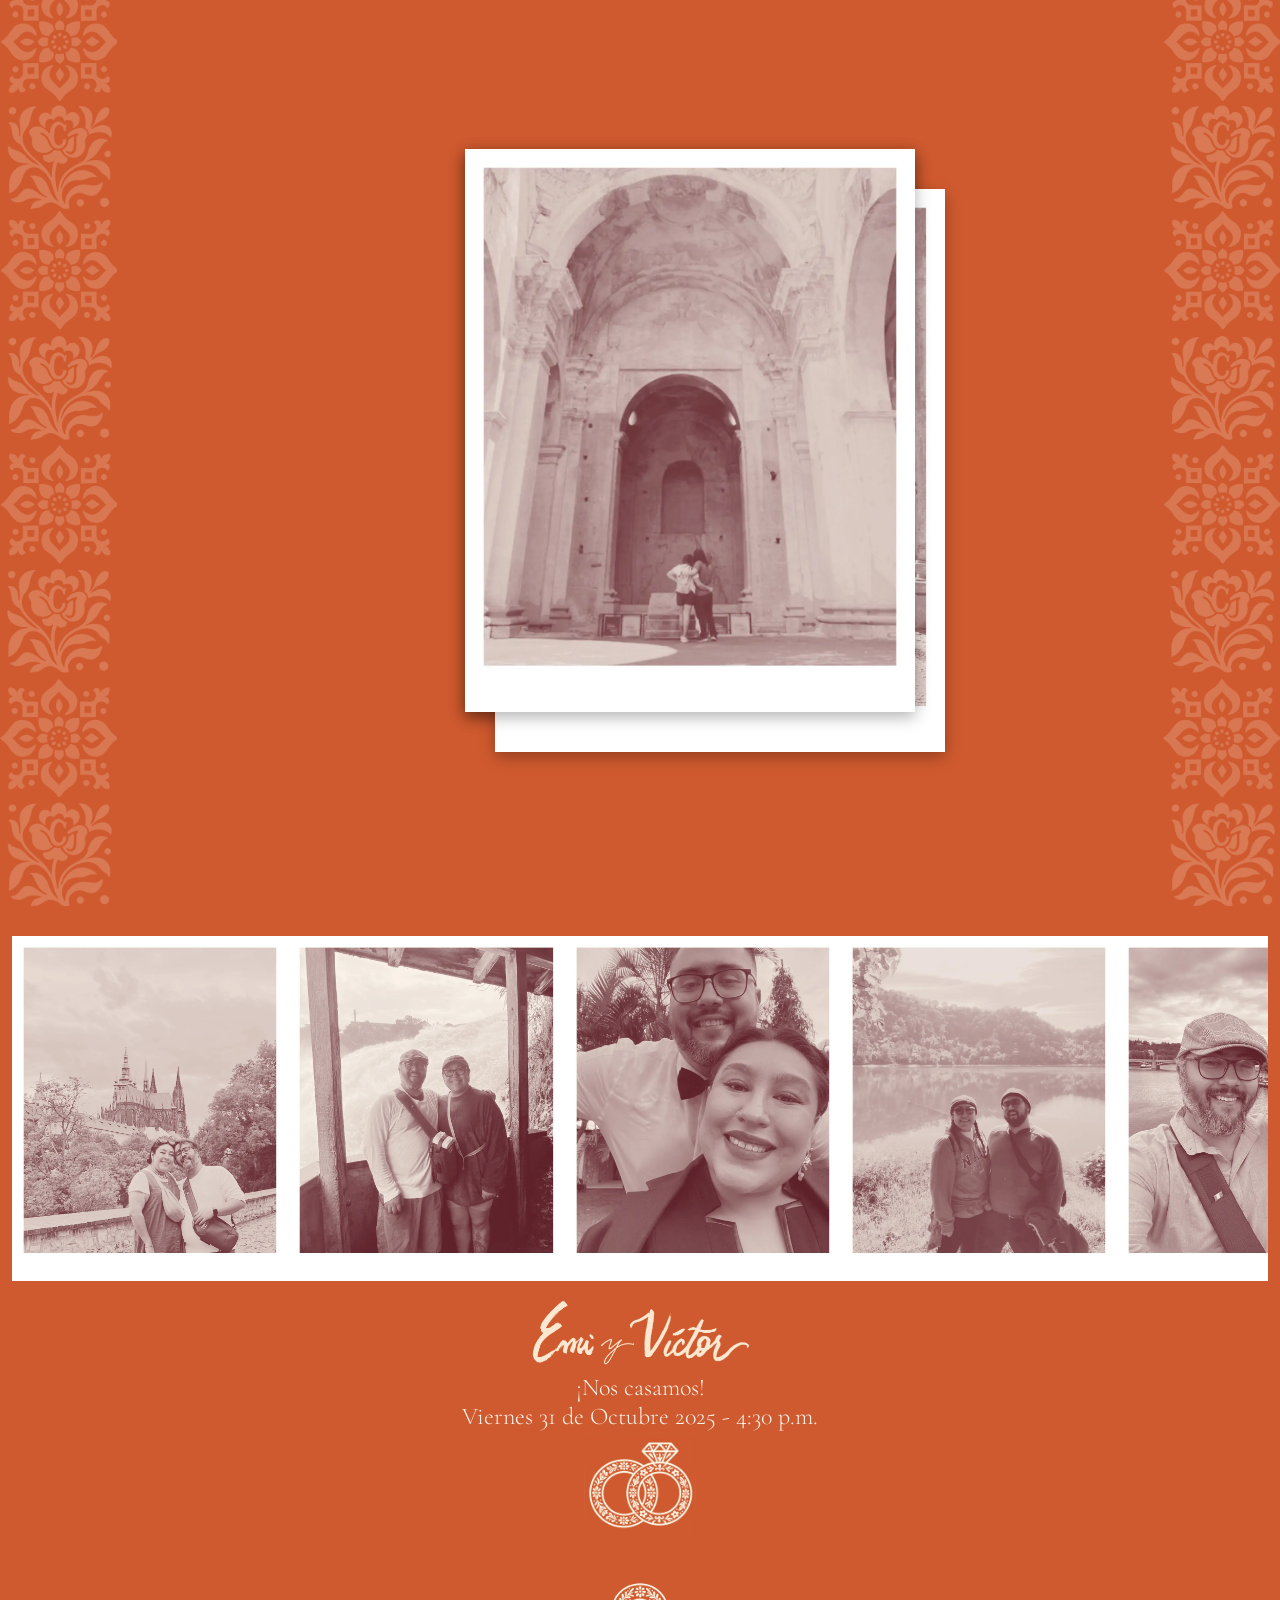
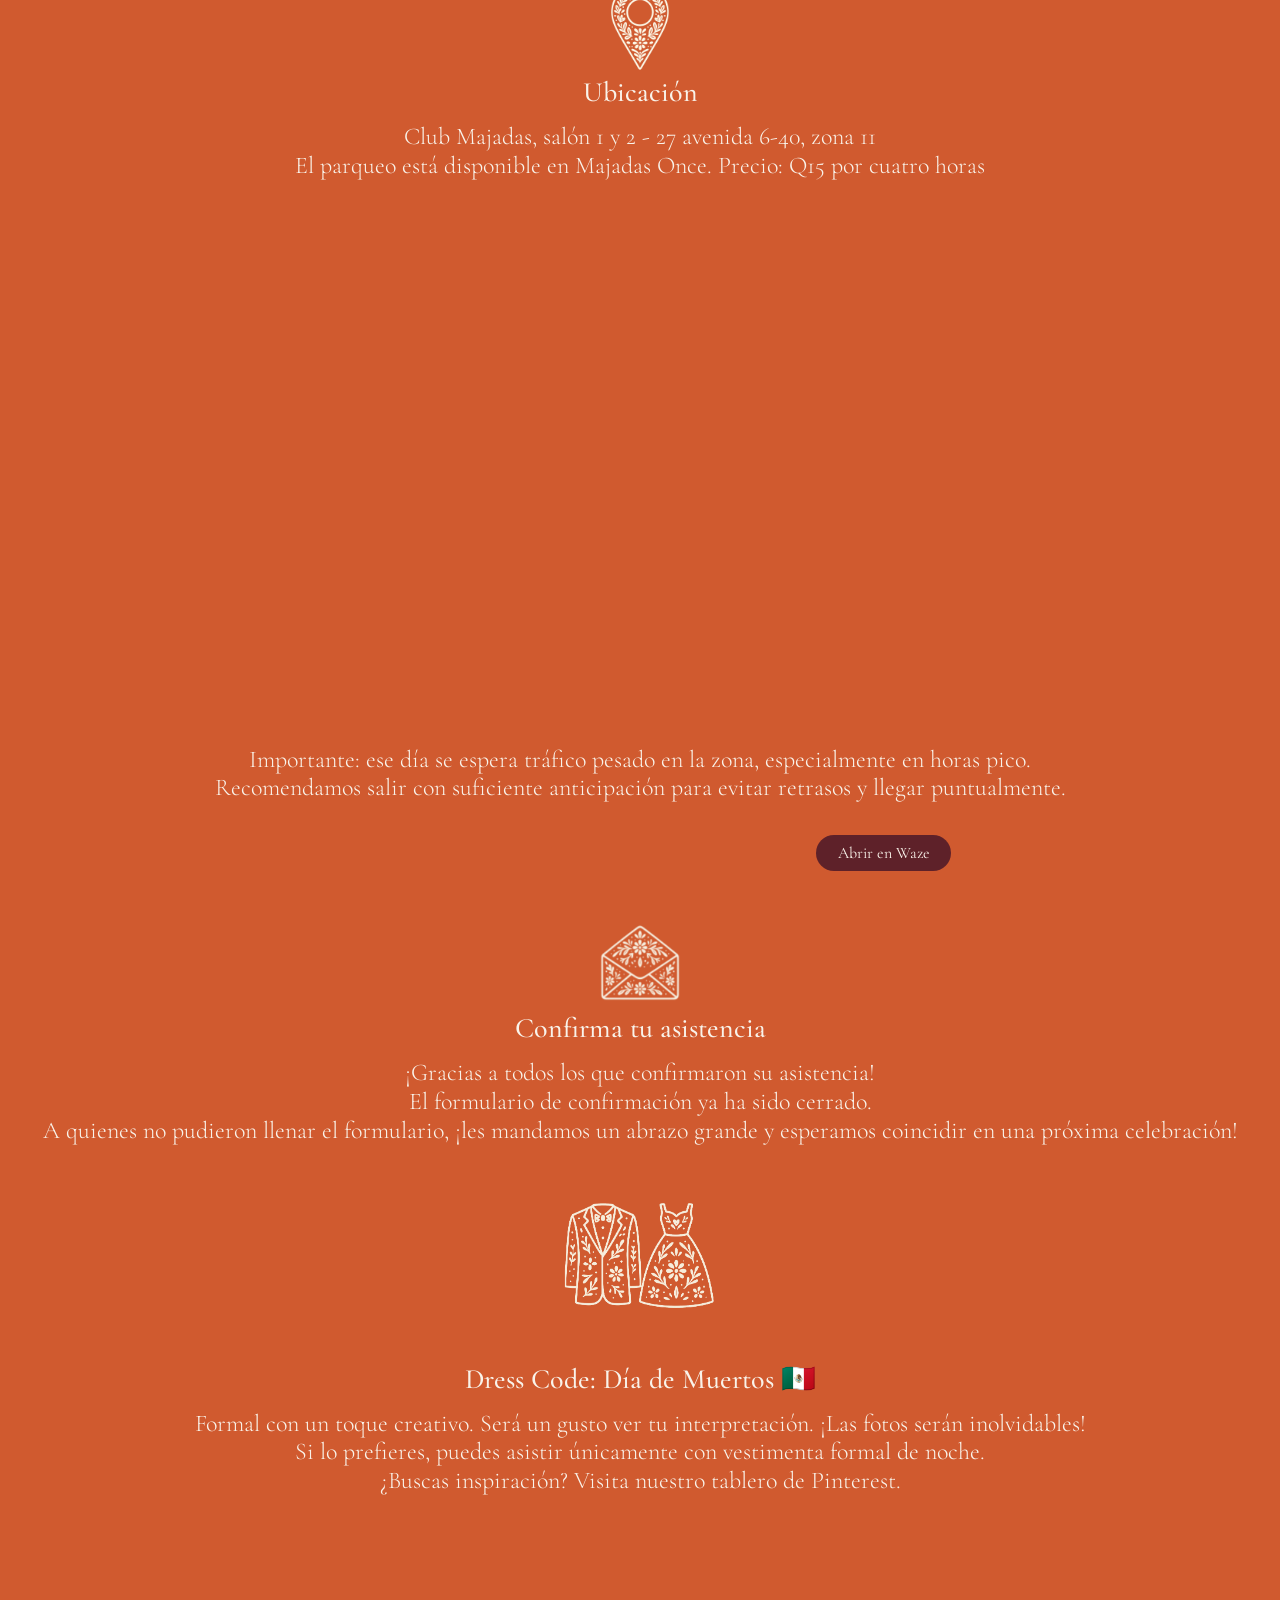
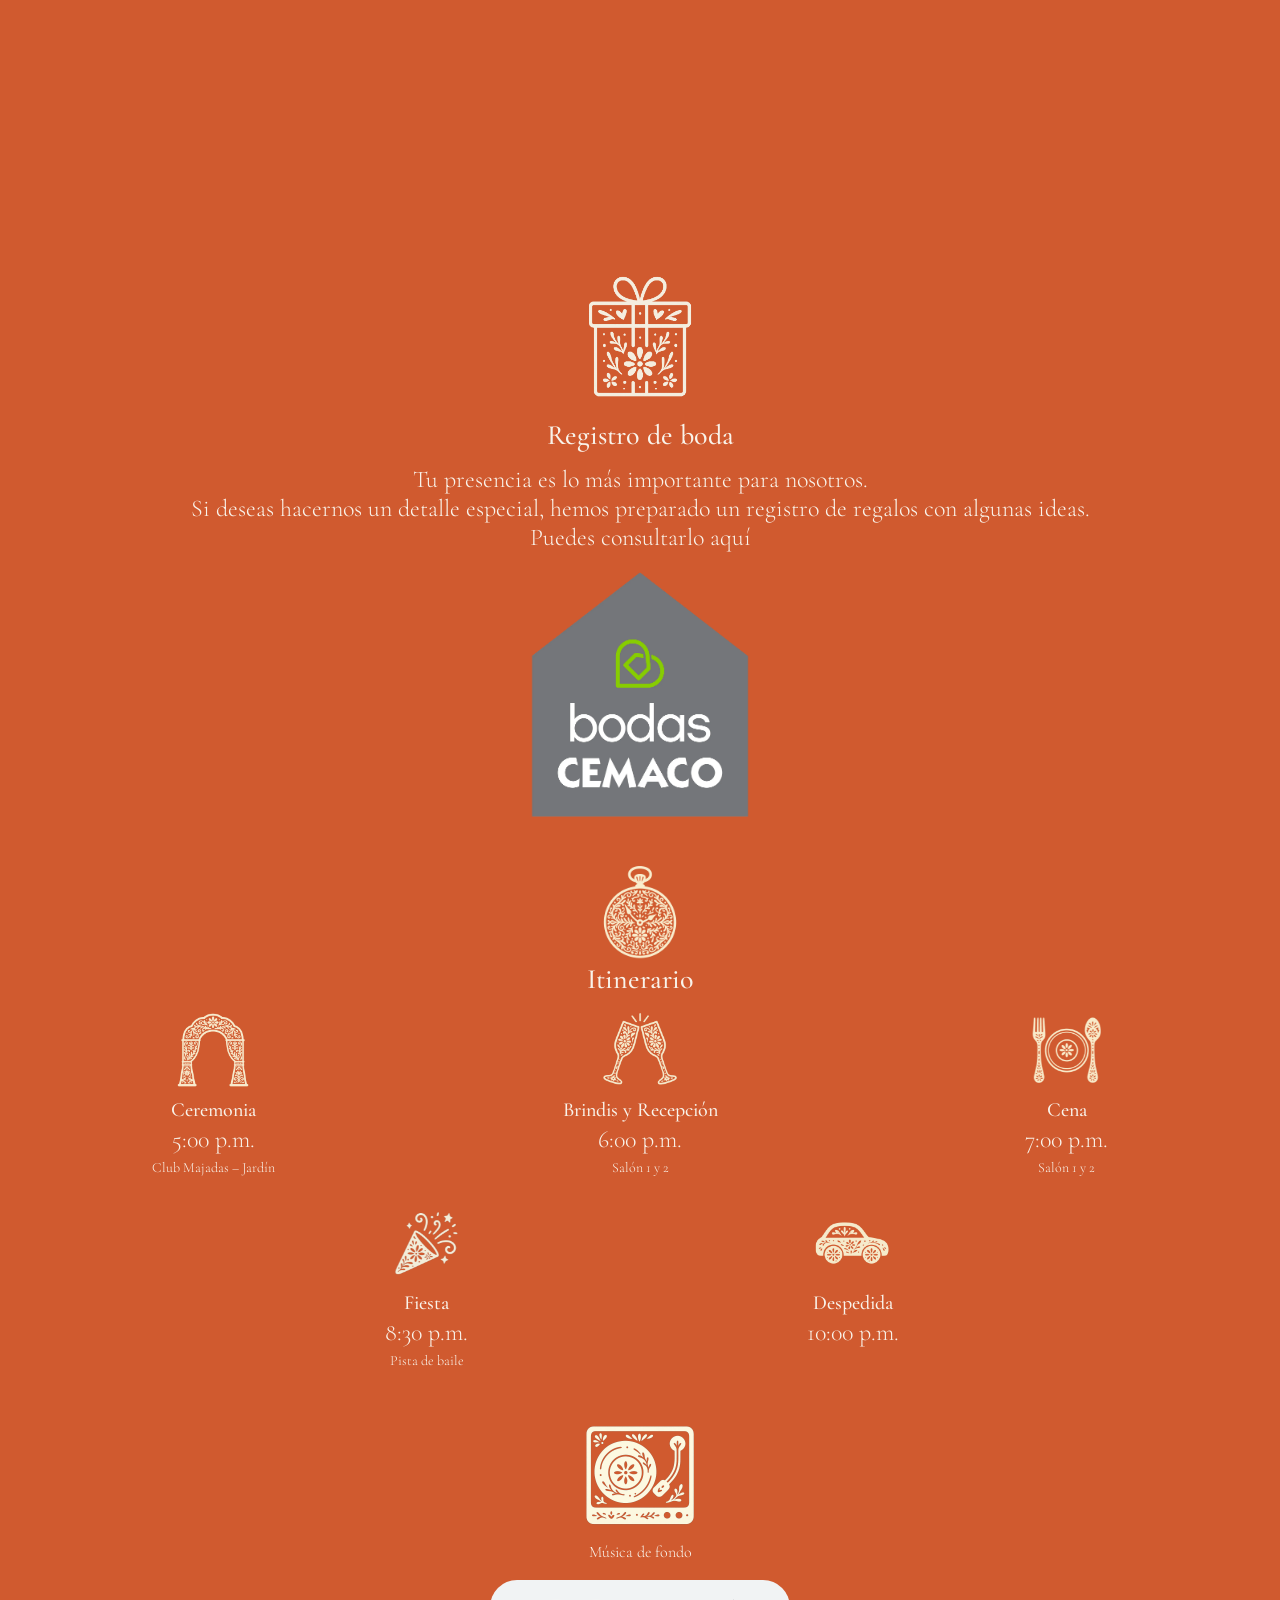
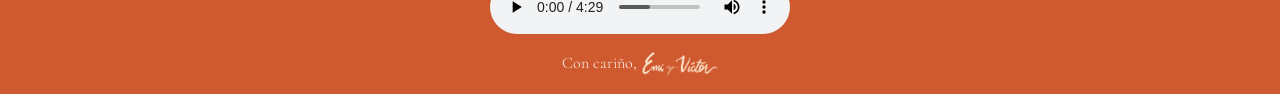
<file: index.html>
<!DOCTYPE html>
<html lang="es">
<head>
  <meta charset="UTF-8" />
  <meta name="viewport" content="width=device-width, initial-scale=1.0" />
  <title>Boda Carranza Jiménez</title>

  <!-- Bootstrap 5 CSS -->
  <link href="https://cdn.jsdelivr.net/npm/bootstrap@5.3.1/dist/css/bootstrap.min.css" rel="stylesheet">
  <link rel="stylesheet" href="format.css">

  <!-- Fonts -->
  <link rel="preconnect" href="https://fonts.googleapis.com">
  <link rel="preconnect" href="https://fonts.gstatic.com" crossorigin>
  <link href="https://fonts.googleapis.com/css2?family=Cormorant+Garamond:ital,wght@0,300..700;1,300..700&display=swap" rel="stylesheet">
  <link href="https://fonts.googleapis.com/css2?family=Playfair+Display:ital,wght@0,400..900;1,400..900&display=swap" rel="stylesheet">
</head>

<body>

  <img src="Fotos/talavera1-1.webp" loading="lazy" class="borde borde-izquierdo fixed-start">
  <img src="Fotos/talavera1-1.webp" loading="lazy" class="borde borde-derecho fixed-end">

 <!-- Bienvenida (antes <section>) -->
<div class="vh-100 d-flex justify-content-center align-items-center flex-column text-center section-alt">
  
  <!-- Contenedor para imágenes de bienvenida -->
  <div class="image-stack position-relative" style="width: 50vh; height: 50vh;">
    <img src="Fotos/img12-2.webp" loading="lazy" alt="Imagen 1" class="bienvenida-img position-absolute" style="top: 0; left: 50px; opacity: 0; animation: fadeInMove 1s forwards 0.5s;">
    <img src="Fotos/img16-2.webp" loading="lazy" alt="Imagen 2" class="bienvenida-img position-absolute" style="top: 40px; left: 80px; opacity: 0; animation: fadeInMove 1s forwards 1.5s;">
    <img src="Fotos/img18-2.webp" loading="lazy" alt="Imagen 3" class="bienvenida-img position-absolute" style="top: 0px; left: 50px; opacity: 0; animation: fadeInMove 1s forwards 2.5s;">
  
  </div>

  <!-- Botón de entrada -->
  <div class="text-center entry">
    <a href="#principal" id="btnEntrar" class="btn btn-light mt-4" style="opacity: 0; pointer-events: none; transition: opacity 1s;">
      Entrar
    </a>
  </div>

</div>

        <!-- Contenedor del slider con posición relativa -->
<div class="container-fluid section-full section-alt text-center section-alt" id="principal">        
    <div class="slider-wrapper position-relative">

        <!-- Tu contador (centrado y por encima) -->
        <div class="countdown-container position-absolute w-100 text-center">
        <div id="countdown">
            <div class="countdown-time d-flex justify-content-center flex-wrap">
            <div class="time-segment">
                <span id="days" class="main-label">00</span>
                <span class="label">Días</span> 
            </div>
            <div class="time-segment">
                <span id="hours" class="main-label">00</span>
                <span class="label">Horas</span>
            </div>
            <div class="time-segment">
                <span id="minutes" class="main-label">00</span>
                <span class="label">Minutos</span>
            </div>
            <div class="time-segment">
                <span id="seconds" class="main-label">00</span>
                <span class="label">Segundos</span>
            </div>
            </div>
        </div>
        </div>
  
    <!-- Tu slider debajo -->
      <!-- Slider -->
      <div class="slider-track d-flex flex-nowrap">
        <img class="photo-slider img-fluid" src="Fotos/img1-2.webp" loading="lazy" alt="Foto 1">
        <img class="photo-slider img-fluid" src="Fotos/img2-2.webp" loading="lazy" alt="Foto 2">
        <img class="photo-slider img-fluid" src="Fotos/img3-2.webp" loading="lazy" alt="Foto 3">
        <img class="photo-slider img-fluid" src="Fotos/img4-2.webp" loading="lazy" alt="Foto 4">
        <img class="photo-slider img-fluid" src="Fotos/img5-2.webp" loading="lazy" alt="Foto 5">
        <img class="photo-slider img-fluid" src="Fotos/img6-2.webp" loading="lazy" alt="Foto 6">
        <img class="photo-slider img-fluid" src="Fotos/img7-2.webp" loading="lazy" alt="Foto 7">
        <img class="photo-slider img-fluid" src="Fotos/img8-2.webp" loading="lazy" alt="Foto 8">
        <img class="photo-slider img-fluid" src="Fotos/img9-2.webp" loading="lazy" alt="Foto 9">
        <img class="photo-slider img-fluid" src="Fotos/img10-2.webp" loading="lazy" alt="Foto 10">
      </div>
    </div>
    <div class="container py-3">
    
      <!-- Encabezado -->
          
          <img class="name img-fluid" src="Fotos/name.png" loading="lazy" alt="nombres">
          <p class="mb-0">¡Nos casamos! <br>
          Viernes 31 de Octubre 2025 - 4:30 p.m.</p>
          <img class="name-icon img-fluid" src="Fotos/anillo.webp" loading="lazy" alt="Anillo">
    </div>
    
      <!-- Mapa -->
      <div class="container-fluid section-full section-alt text-center section-alt">
        <img class="ubicacion-icon img-fluid" src="Fotos/ubicacion.webp" loading="lazy" alt="Ubicación">
        <h3 class="title">Ubicación</h3>
        <p class="mapa-text">Club Majadas, salón 1 y 2 - 27 avenida 6-40, zona 11<br>
          El parqueo está disponible en Majadas Once. Precio: Q15 por cuatro horas</p>
        <div class="map-responsive ratio ratio-4x3 mx-auto">
            <iframe src="https://www.google.com/maps/embed?pb=!1m18!1m12!1m3!1d3860.6334268578526!2d-90.5626822897068!3d14.619946276544594!2m3!1f0!2f0!3f0!3m2!1i1024!2i768!4f13.1!3m3!1m2!1s0x8589a1ac4a4e8949%3A0xc08daa26fa8794a6!2sClub%20Majadas!5e0!3m2!1sen!2sgt!4v1752887139113!5m2!1sen!2sgt" width="600" height="450" style="border:0;" allowfullscreen="" loading="lazy" referrerpolicy="no-referrer-when-downgrade"></iframe>
        </div>
        <br>
        <p class="mapa-text"> Importante: ese día se espera tráfico pesado en la zona, especialmente en horas pico.<br>
        Recomendamos salir con suficiente anticipación para evitar retrasos y llegar puntualmente.</p>
        <a href="https://waze.com/ul?ll=14.619,-90.561&navigate=yes" target="_blank" class="btn btn-primary mt-3">Abrir en Waze</a>
      </div>
    
      <!-- RSVP -->
      <div class="container-fluid section-full section-alt text-center section-alt">
        <img class="rsvp-icon img-fluid" src="Fotos/confirmacion.webp" loading="lazy" alt="RSVP">
        <h3 class="title">Confirma tu asistencia</h3>
        <p class="rsvp-text">¡Gracias a todos los que confirmaron su asistencia!<br>
          El formulario de confirmación ya ha sido cerrado.<br>
          A quienes no pudieron llenar el formulario, ¡les mandamos un abrazo grande y esperamos coincidir en una próxima celebración!</p>
          </div>
        </div>
    
      <!-- Vestuario -->
      <div class="container-fluid section-full section-alt text-center section-alt full-height">
        <div class="d-flex justify-content-center align-items-center gap-3 mb-3">
            <img class="vestuario-icon img-fluid suit" src="Fotos/vestuario.webp" loading="lazy" alt="Vestuario">
        </div>
            <h3 class="title mt-3 suggestion">Dress Code: Día de Muertos 🇲🇽</h3>
            <p class="vestuario-text">Formal con un toque creativo. Será un gusto ver tu interpretación. ¡Las fotos serán inolvidables!
              <br> Si lo prefieres, puedes asistir únicamente con vestimenta formal de noche. 
              <br> ¿Buscas inspiración? Visita nuestro tablero de Pinterest. </p>
            <div class="ratio ratio-16x9" style="max-width: 600px; margin: 0 auto;">
                <iframe src="https://petracoding.github.io/pinterest/board.html?link=iemaielyu/sugerencias-de-vestuario/&hideHeader=0&hideFooter=0&transparent=0"></iframe>
              </div>
        </div>
    
      <!-- Registro -->
      <div class="container-fluid section-full section-alt text-center full-height">
        <img class="registro-icon img-fluid" src="Fotos/regalo.webp" loading="lazy" alt="Regalos">
        <h3 class="title">Registro de boda</h3>
        <p class="mapa-text">Tu presencia es lo más importante para nosotros.<br> 
        Si deseas hacernos un detalle especial, hemos preparado un registro de regalos con algunas ideas.<br>
        Puedes consultarlo aquí</p>
        <a href="https://www.cemaco.com/list/bodacarranzajimenez" target="_blank">
          <img src="Fotos/bodas-cemaco.webp"  loading="lazy" class="img-fluid  ">
        </a>        
      </div>
    
      <!-- Itinerario -->
<div class="container-fluid section-full section-alt text-center">
  <img class="rsvp-icon img-fluid" src="Fotos/reloj.webp" loading="lazy" alt="RSVP">
  <h3 class="title">Itinerario</h3>

  <div class="row justify-content-center">
    
    <!-- Evento 1 -->
    <div class="col-12 col-md-4 mb-4">
      <img src="Fotos/arco.webp"  loading="lazy" alt="Ceremonia" class="img-fluid mb-2" style="max-width: 80px;">
      <h5 class="mb-1">Ceremonia</h5>
      <p class="mb-0">5:00 p.m.</p>
      <small>Club Majadas – Jardín</small>
    </div>

    <!-- Evento 2 -->
    <div class="col-12 col-md-4 mb-4">
      <img src="Fotos/brindis.webp" alt="Brindis" loading="lazy" class="img-fluid mb-2" style="max-width: 80px;">
      <h5 class="mb-1">Brindis y Recepción</h5>
      <p class="mb-0">6:00 p.m.</p>
      <small>Salón 1 y 2</small>
    </div>

    <!-- Evento 3 -->
    <div class="col-12 col-md-4 mb-4">
      <img src="Fotos/cena.webp" loading="lazy" alt="Cena" class="img-fluid mb-2" style="max-width: 80px;">
      <h5 class="mb-1">Cena</h5>
      <p class="mb-0">7:00 p.m.</p>
      <small>Salón 1 y 2</small>
    </div>

    <!-- Evento 4 -->
    <div class="col-12 col-md-4 mb-4">
      <img src="Fotos/fiesta.webp" loading="lazy" alt="Baile" class="img-fluid mb-2" style="max-width: 80px;">
      <h5 class="mb-1">Fiesta</h5>
      <p class="mb-0">8:30 p.m.</p>
      <small>Pista de baile</small>
    </div>

    <!-- Evento 5 -->
    <div class="col-12 col-md-4 mb-4">
      <img src="Fotos/carro.webp" loading="lazy" alt="Despedida" class="img-fluid mb-2" style="max-width: 80px;">
      <h5 class="mb-1">Despedida</h5>
      <p class="mb-0">10:00 p.m.</p>
      <small></small>
    </div>

  </div>
</div>

    <div class="audio-wrapper text-center mt-3">
        <img class="audio-icon img-fluid" src="Fotos/tocadiscos.webp" loading="lazy" alt="tocadiscos">
        <p class="audio-label">Música de fondo</p>
        <audio controls autoplay loop class="custom-audio">
          <source src="Musica/The Only Exception - Vitamin String Quartet Tribute to Paramore-2.mp3" type="audio/mpeg">
          Tu navegador no soporta el elemento de audio.
        </audio>
    </div>

    <!-- Footer -->
    <footer class="text-center text-muted mt-5">
        <p class="footer-text">Con cariño, <img class="name2 img-fluid" src="Fotos/name.png" loading="lazy" alt="nombres">
        </p>
      </footer>
    </div>

    <script src="https://cdn.jsdelivr.net/npm/bootstrap@5.3.1/dist/js/bootstrap.bundle.min.js"></script>
    <script src="script.js"></script>
</body>
</file>
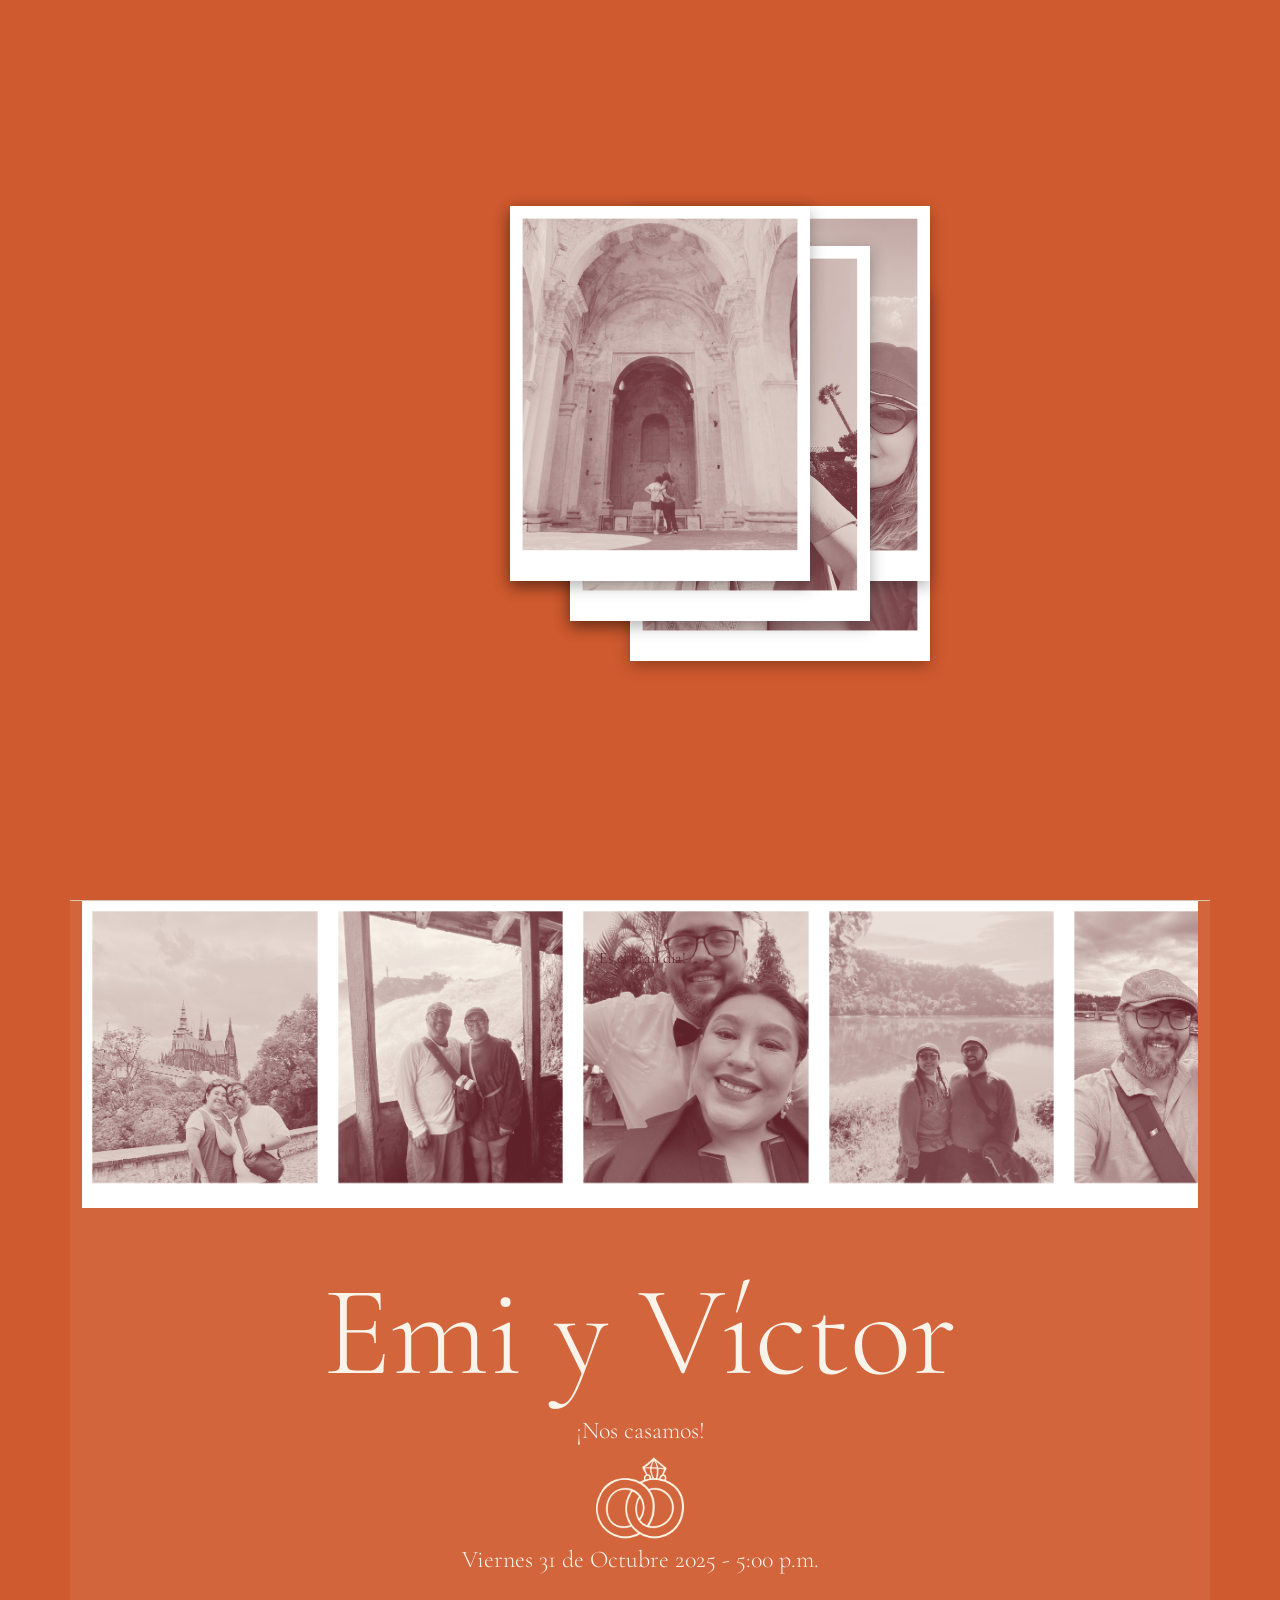
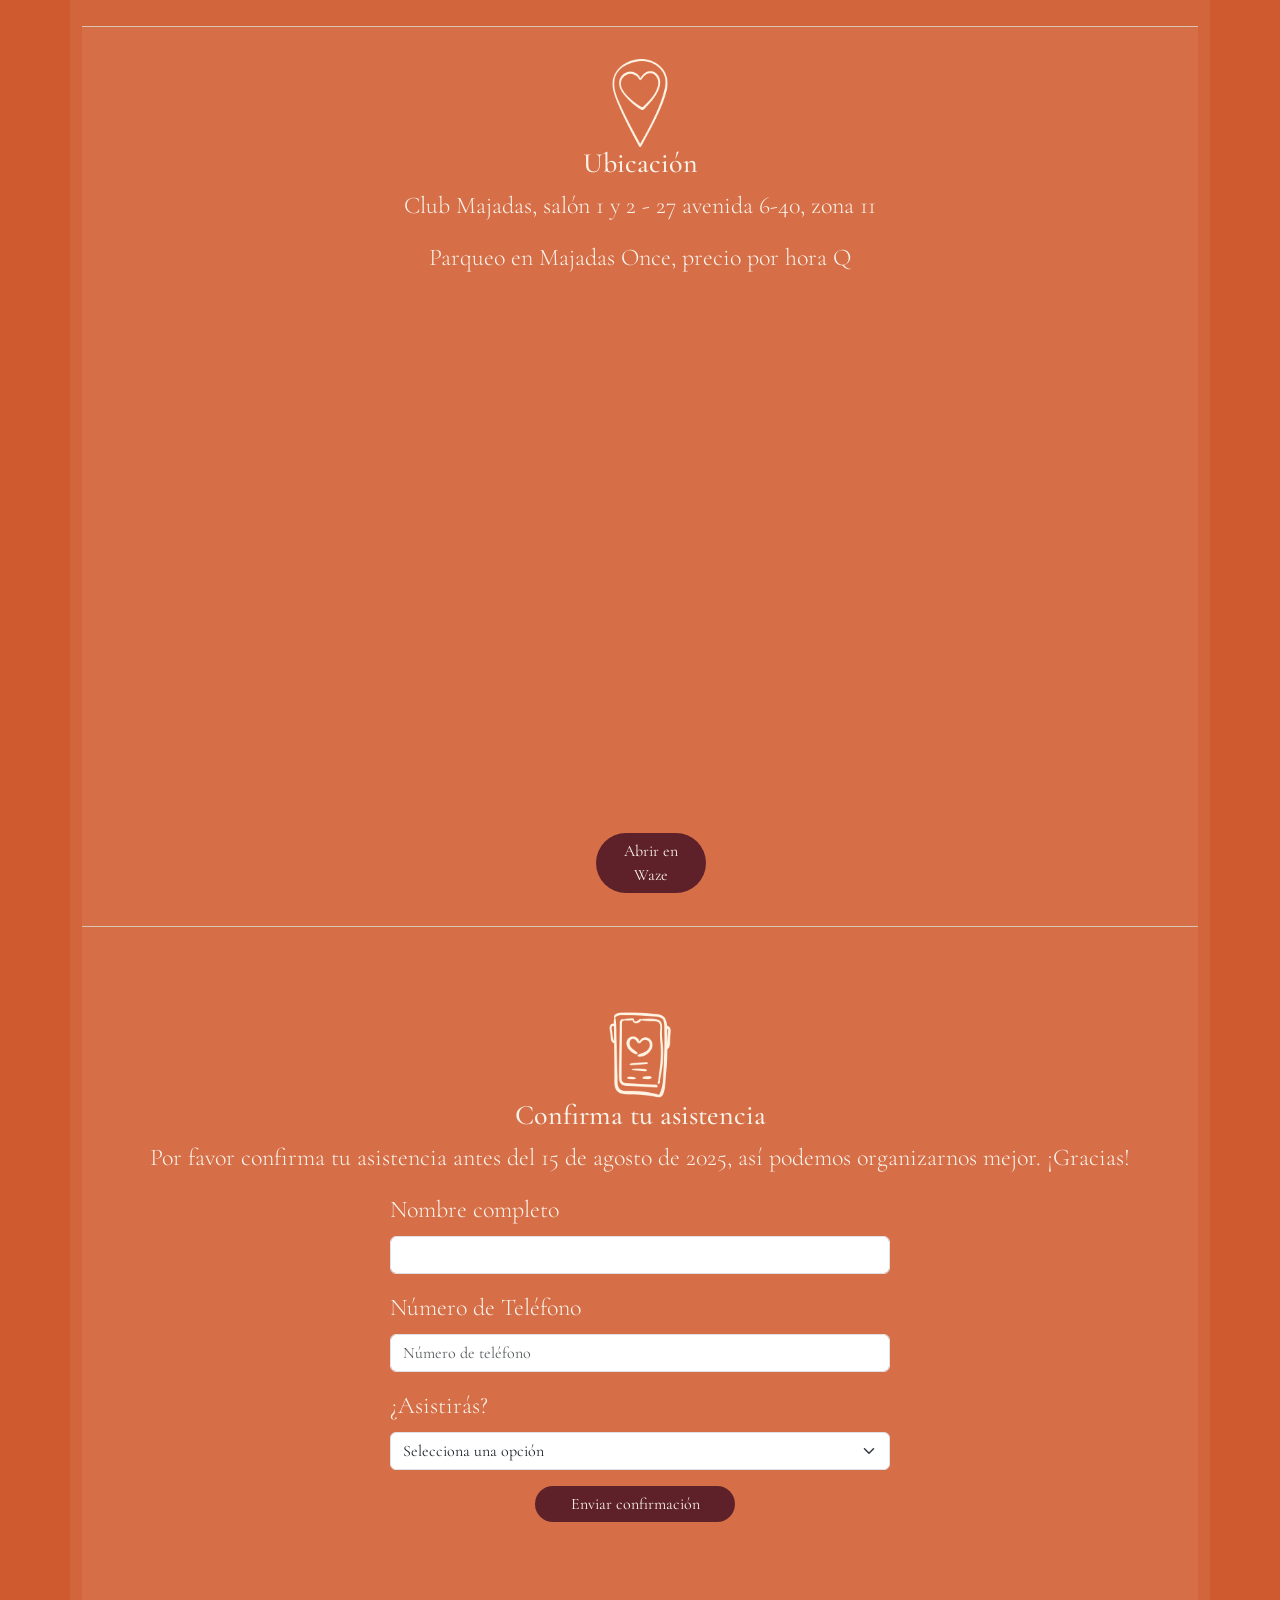
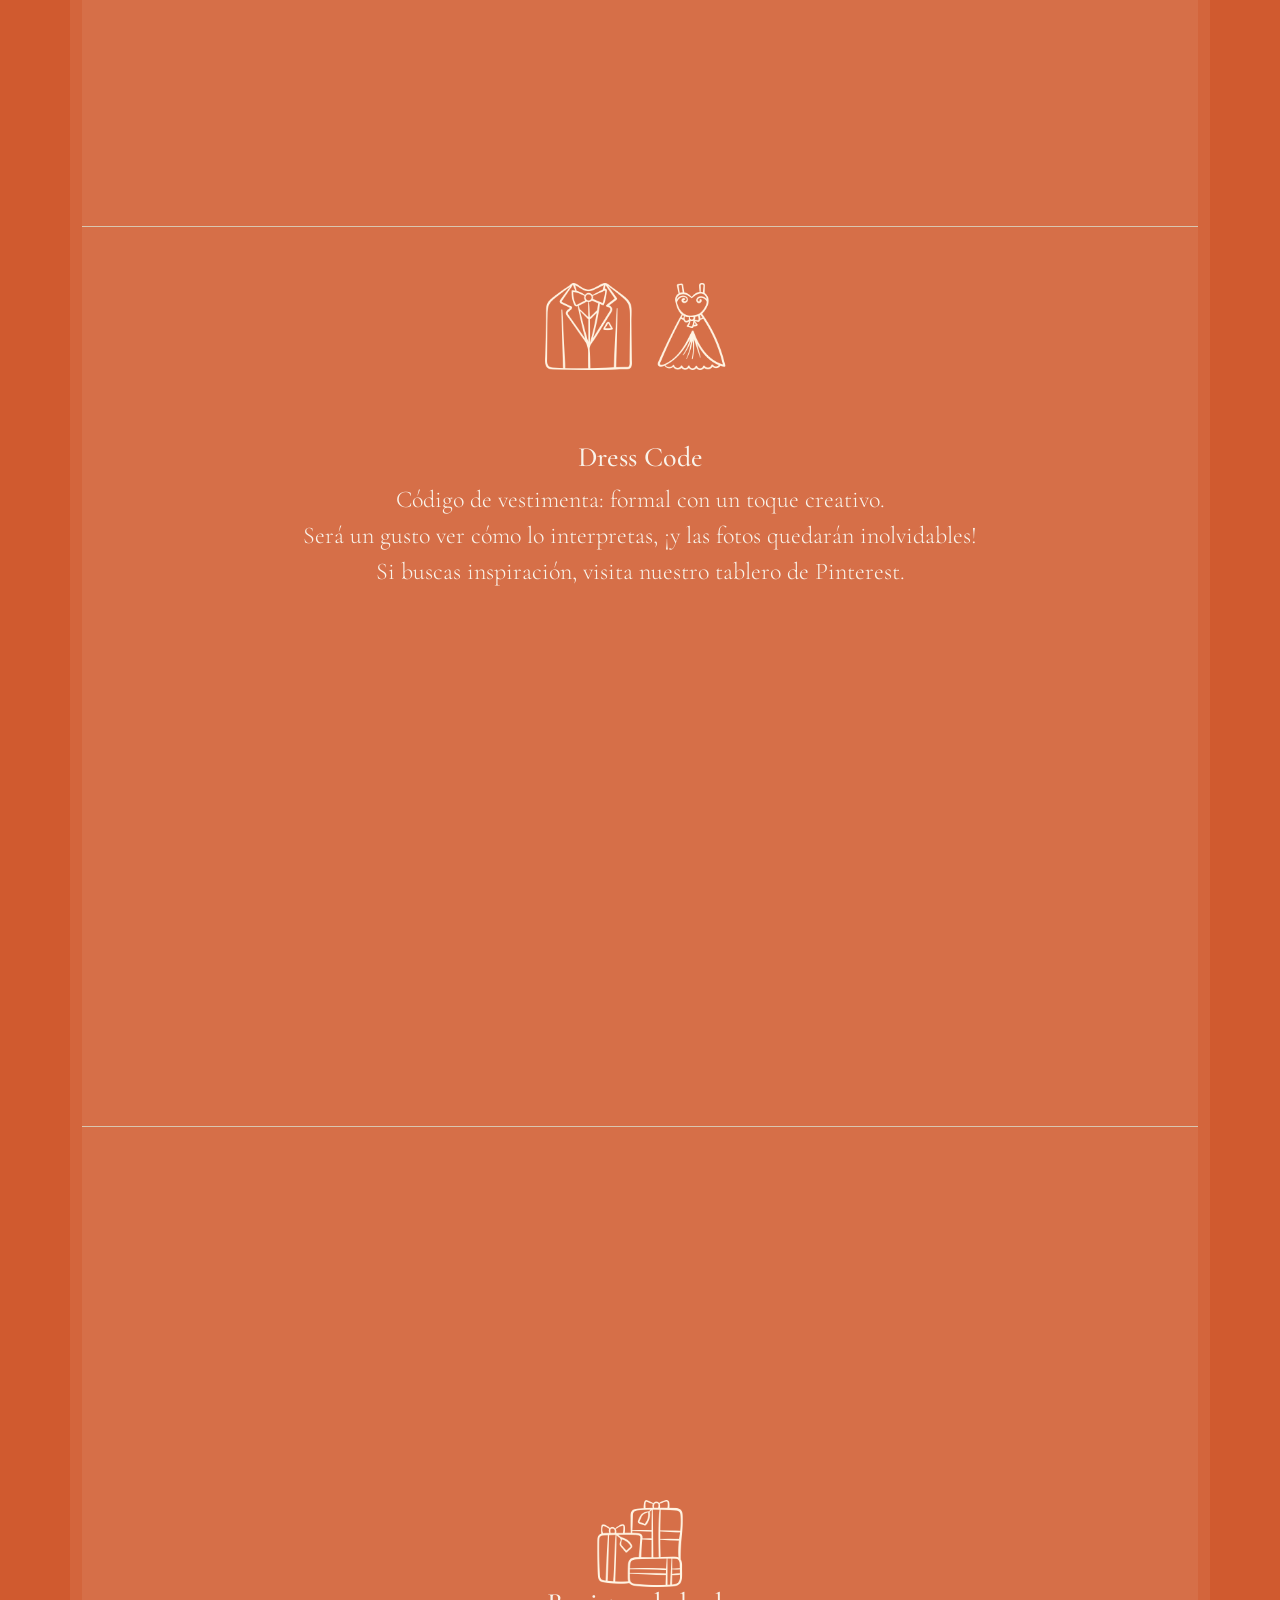
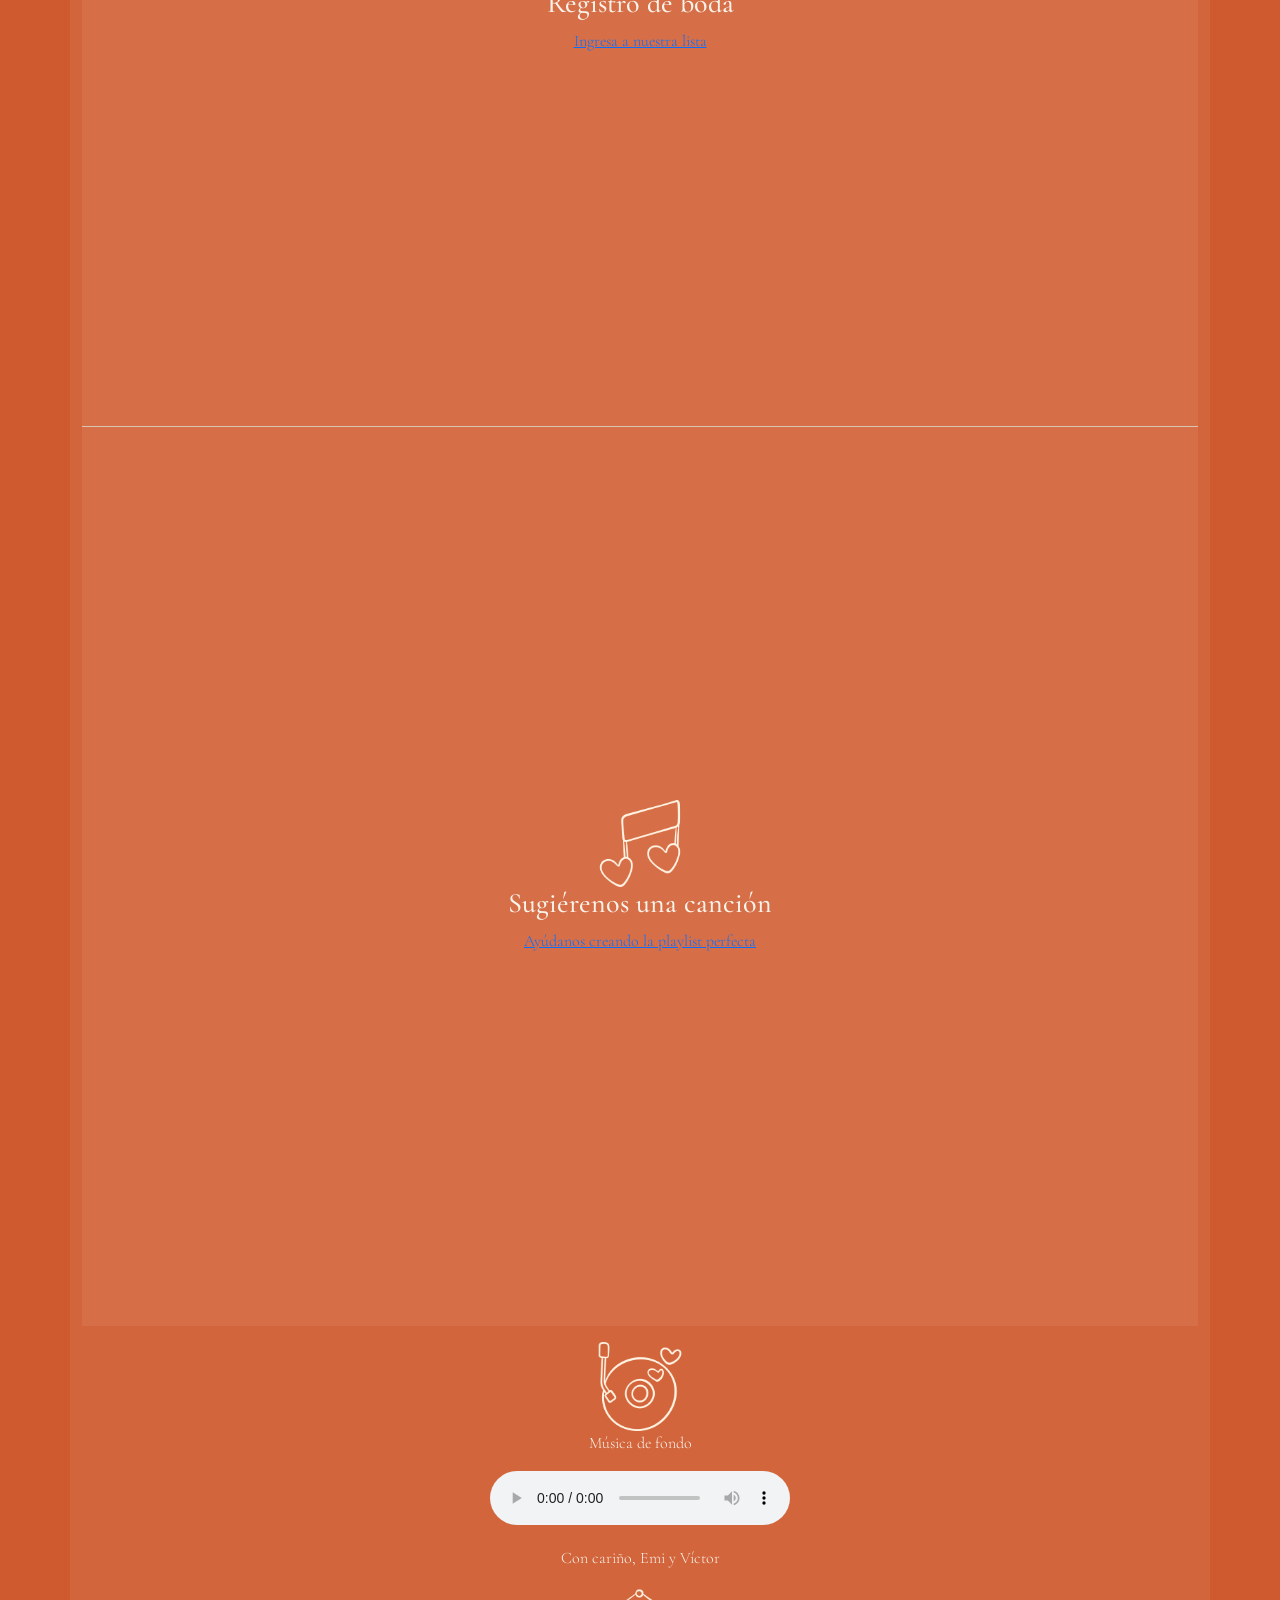
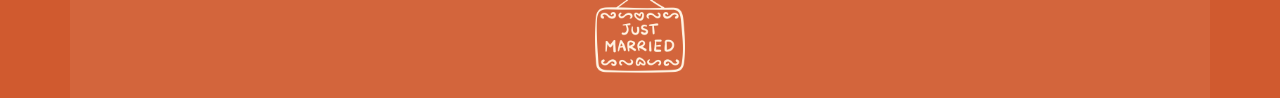
<file: bodasite/Index.html>
<!DOCTYPE html>
<html lang="es">
<head>
<meta charset="UTF-8" />
<meta name="viewport" content="width=device-width, initial-scale=1.0" />
<title>Boda Carranza Jiménez</title>
<!-- Bootstrap 5 CSS -->
<link href="https://cdn.jsdelivr.net/npm/bootstrap@5.3.1/dist/css/bootstrap.min.css" rel="stylesheet">
<link rel="stylesheet" href="format.css">
<link rel="preconnect" href="https://fonts.googleapis.com">
<link rel="preconnect" href="https://fonts.gstatic.com" crossorigin>
<link href="https://fonts.googleapis.com/css2?family=Cormorant+Garamond:ital,wght@0,300..700;1,300..700&display=swap" rel="stylesheet">
</head>

<section id="principal" class="vh-100 position-relative d-flex justify-content-center align-items-center flex-column text-center" style="background-color: #D05A2F; color: #F9F3EA;">
  
    <!-- Contenedor para imágenes -->
    <div class="image-stack position-relative" style="width: 300px; height: 300px;">
      <img src="Fotos/img11.png" alt="Imagen 1" class="bienvenida-img position-absolute" style="top: 0; left: 20px; opacity: 0; animation: fadeInMove 1s forwards 0.5s;">
      <img src="Fotos/img12.png" alt="Imagen 2" class="bienvenida-img position-absolute" style="top: 40px; left: 80px; opacity: 0; animation: fadeInMove 1s forwards 1.5s;">
      <img src="Fotos/img15.png" alt="Imagen 3" class="bienvenida-img position-absolute" style="top: 80px; left: 140px; opacity: 0; animation: fadeInMove 1s forwards 2.5s;">
      <img src="Fotos/img13.png" alt="Imagen 4" class="bienvenida-img position-absolute" style="top: 0px; left: 140px; opacity: 0; animation: fadeInMove 1s forwards 3.5s;">
      <img src="Fotos/img14.png" alt="Imagen 5" class="bienvenida-img position-absolute" style="top: 40px; left: 80px; opacity: 0; animation: fadeInMove 1s forwards 4.5s;">
      <img src="Fotos/img18.png" alt="Imagen 6" class="bienvenida-img position-absolute" style="top: 0px; left: 20px; opacity: 0; animation: fadeInMove 1s forwards 5.5s;">
    </div>
  
<!-- Botón oculto inicialmente -->
<a href="#principal" id="btnEntrar" class="btn btn-light mt-4" style="opacity: 0; pointer-events: none; transition: opacity 1s;">
    Entrar
</a>
</section>
  
  
<body>
        <!-- Contenedor del slider con posición relativa -->
<div class="container section-full section-alt text-center">        
    <div class="slider-wrapper position-relative">

        <!-- Tu contador (centrado y por encima) -->
        <div class="countdown-container">
        <div id="countdown">
            <div class="countdown-time d-flex justify-content-center flex-wrap">
            <div class="time-segment">
                <span id="days" class="main-label">00</span>
                <span class="label">Días</span> 
            </div>
            <div class="time-segment">
                <span id="hours" class="main-label">00</span>
                <span class="label">Horas</span>
            </div>
            <div class="time-segment">
                <span id="minutes" class="main-label">00</span>
                <span class="label">Minutos</span>
            </div>
            <div class="time-segment">
                <span id="seconds" class="main-label">00</span>
                <span class="label">Segundos</span>
            </div>
            </div>
        </div>
        </div>
  
    <!-- Tu slider debajo -->
      <!-- Slider -->
      <div class="slider-track d-flex flex-nowrap">
        <img class="photo-slider img-fluid" src="Fotos/img1.png" alt="Foto 1">
        <img class="photo-slider img-fluid" src="Fotos/img2.png" alt="Foto 2">
        <img class="photo-slider img-fluid" src="Fotos/img3.png" alt="Foto 3">
        <img class="photo-slider img-fluid" src="Fotos/img4.png" alt="Foto 4">
        <img class="photo-slider img-fluid" src="Fotos/img5.png" alt="Foto 5">
        <img class="photo-slider img-fluid" src="Fotos/img6.png" alt="Foto 6">
        <img class="photo-slider img-fluid" src="Fotos/img7.png" alt="Foto 7">
        <img class="photo-slider img-fluid" src="Fotos/img8.png" alt="Foto 8">
        <img class="photo-slider img-fluid" src="Fotos/img9.png" alt="Foto 9">
        <img class="photo-slider img-fluid" src="Fotos/img10.png" alt="Foto 10">
      </div>
    </div>
    <div class="container py-5">
    
      <!-- Encabezado -->
        <h1 class="display-4">Emi y Víctor</h1>
        <h2 class="lead">¡Nos casamos!</h2>
        <img class="name-icon img-fluid" src="Fotos/wedding-ring.png" alt="Anillo">
        <p class="mb-0">Viernes 31 de Octubre 2025 - 5:00 p.m.</p>
      </div>
    
      <!-- Mapa -->
      <div class="container section-full section-alt text-center">
        <img class="ubicacion-icon img-fluid" src="Fotos/placeholder.png" alt="Ubicación">
        <h3 class="title">Ubicación</h3>
        <p class="mapa-text">Club Majadas, salón 1 y 2 - 27 avenida 6-40, zona 11</p>
        <p class="mapa-text"> Parqueo en Majadas Once, precio por hora Q</p>
        <div class="map-responsive ratio ratio-4x3 mx-auto">
            <iframe src="https://www.google.com/maps/embed?pb=!1m18!1m12!1m3!1d3860.6334268578526!2d-90.5626822897068!3d14.619946276544594!2m3!1f0!2f0!3f0!3m2!1i1024!2i768!4f13.1!3m3!1m2!1s0x8589a1ac4a4e8949%3A0xc08daa26fa8794a6!2sClub%20Majadas!5e0!3m2!1sen!2sgt!4v1752887139113!5m2!1sen!2sgt" width="600" height="450" style="border:0;" allowfullscreen="" loading="lazy" referrerpolicy="no-referrer-when-downgrade"></iframe>
        </div>
        <a href="https://waze.com/ul?ll=14.619,-90.561&navigate=yes" target="_blank" class="btn btn-primary mt-3">Abrir en Waze</a>
      </div>
    
      <!-- RSVP -->
      <div class="container section-full section-alt text-center">
        <img class="rsvp-icon img-fluid" src="Fotos/rsvp.png" alt="RSVP">
        <h3 class="title">Confirma tu asistencia</h3>
        <p class="mapa-text">Por favor confirma tu asistencia antes del 15 de agosto de 2025, así podemos organizarnos mejor. ¡Gracias!</p>
        <form class="mx-auto" style="max-width: 500px;">
          <div class="mb-3 text-start">
            <label for="nombre" class="form-label">Nombre completo</label>
            <input type="text" class="form-control" id="nombre" required>
          </div>
          <div class="mb-3 text-start">
            <label for="numero" class="form-label">Número de Teléfono</label>
            <input type="tel" class="form-control" id="telefono" placeholder="Número de teléfono" pattern="[0-9]{8}" maxlength="8" required>
          </div>
          <div class="mb-3 text-start">
            <label for="asistencia" class="form-label">¿Asistirás?</label>
            <select class="form-select" id="asistencia" required>
              <option value="">Selecciona una opción</option>
              <option value="Sí">Sí, asistiré</option>
              <option value="No">No podré asistir</option>
            </select>
          </div>
          <button type="submit" class="btn btn-success">Enviar confirmación</button>
        </form>
      </div>
    
      <!-- Vestuario -->
      <div class="container section-full section-alt text-center">
        <div class="d-flex justify-content-center align-items-center gap-3 mb-3">
            <img class="vestuario-icon img-fluid suit" src="Fotos/groom-suit.png" alt="Traje">
            <img class="vestuario-icon img-fluid dress" src="Fotos/wedding-dress.png" alt="Vestido">
        </div>
            <h3 class="title mt-3 suggestion">Dress Code</h3>
            <p class="mapa-text">Código de vestimenta: formal con un toque creativo. 
              <br> Será un gusto ver cómo lo interpretas, ¡y las fotos quedarán inolvidables! 
              <br> Si buscas inspiración, visita nuestro tablero de Pinterest.</p>
            <div class="ratio ratio-16x9" style="max-width: 600px; margin: 0 auto;">
                <iframe src="https://petracoding.github.io/pinterest/board.html?link=iemaielyu/sugerencias-de-vestuario/&hideHeader=0&hideFooter=0&transparent=0"></iframe>
              </div>
        </div>
    
      <!-- Registro -->
      <div class="container section-full section-alt text-center">
        <img class="registro-icon img-fluid" src="Fotos/gifts.png" alt="Regalos">
        <h3 class="title">Registro de boda</h3>
        <a href="">Ingresa a nuestra lista</a>
      </div>
    
      <!-- Música -->
      <div class="container section-full section-alt text-center">
        <img class="musica-icon img-fluid" src="Fotos/music-note.png" alt="Música">
        <h3 class="title">Sugiérenos una canción</h3>
        <a href="">Ayúdanos creando la playlist perfecta</a>
      </div>

    <div class="audio-wrapper text-center mt-3">
        <img class="audio-icon" src="Fotos/turntable.png">
        <p class="audio-label">Música de fondo</p>
        <audio controls autoplay loop class="custom-audio">
          <source src="" type="audio/mpeg">
          Tu navegador no soporta el elemento de audio.
        </audio>
    </div>

    <!-- Footer -->
    <footer class="text-center text-muted mt-5">
        <p class="footer-text">Con cariño, Emi y Víctor</p>
        <img class="footer-icon img-fluid" src="Fotos/just-married.png" alt="Footer Icon">
      </footer>
    </div>

    <script src="https://cdn.jsdelivr.net/npm/bootstrap@5.3.1/dist/js/bootstrap.bundle.min.js"></script>
    <script src="script.js"></script>
</body>
</file>
<file: format.css>
html, body{
background-color: #D05A2F;
font-family: "Cormorant Garamond", serif;
font-optical-sizing: auto;
font-weight: 300;
font-style: normal;
color: #F9F3EA;
overflow-x: hidden;
margin: 0;
padding: 0;
}

html {
scroll-behavior: smooth;
}

.full-height {
display: flex;
flex-direction: column;
justify-content: center;
}

.decorated-section {
position: relative;
display: flex;
justify-content: center;
align-items: center;
overflow: hidden;
}

.borde {
position: fixed;
top: -2%;
bottom: 0;
width: 13vh;
z-index: -0;
opacity: 0.2;
pointer-events: none;
}

.borde-izquierdo {
left: 0;
}

.borde-derecho {
right: 0;
}

.contenido {
position: relative;
z-index: 2;
max-width: 800px;
text-align: center;
}

/* Divide la página en bloques */
.section-full {
display: flex;
flex-direction: column;
justify-content: center;
}

.section-alt{
    margin-top: 2vh;
}

/* Contador y slider de imagénes*/
.image-stack {
position: relative;
width: 100%;
height: 100%;
margin-bottom: 10%;
}

.bienvenida-img {
position: absolute;
width: 100%;
box-shadow: 0 5px 15px rgba(0,0,0,0.3);
opacity: 0;
transform: translateY(20px);
animation-fill-mode: forwards;
}

/* Posiciones más compactas */
.bienvenida-img:nth-child(1) {
top: 0; left: 10px;
animation: fadeInMove 1s ease forwards 0.5s;
}
.bienvenida-img:nth-child(2) {
top: 20px; left: 50px;
animation: fadeInMove 1s ease forwards 1.5s;
}
.bienvenida-img:nth-child(3) {
top: 40px; left: 90px;
animation: fadeInMove 1s ease forwards 2.5s;
}

@keyframes fadeInMove {
to {
opacity: 1;
transform: translateY(0);
}
from {
opacity: 0;
transform: translateY(20px);
}
} 

.slider-wrapper {
position: relative;
width: 100%;
overflow: hidden;
}

.countdown-container {
position: absolute;
transform: translateX(-50%);
z-index: 2;
color: #5e2129;
text-align: center;
white-space: nowrap;
margin-left: 50%;
margin-top: 4%;
}

.countdown-time {
display: flex;
justify-content: center;
gap: 1rem;
text-align: center;
}

.time-segment {
display: flex;
flex-direction: column;
align-items: center;
}

.main-label {
font-weight: 500;
font-size: 8rem;
}

.label {
font-weight: 300;
font-size: 1.5rem;
}

.slider-container {
overflow: hidden;
background-color: transparent;
}

.slider-track {
display: flex;
animation: slide 50s linear infinite;
}

.slider-track img {
width: 22%;
object-fit: cover;
flex-shrink: 0;
margin-right: 0;
}

@keyframes slide {
0%   { transform: translateX(0); }
100% { transform: translateX(-100%); }
}

#btnEntrar {
    transition: opacity 1s ease-in-out;
  }
  

/*Encabezado*/

.name{
width: 70vh;
margin-top: 0%;
}
.display-4{
font-size: 8rem;
font-family: "Playfair Display", italic;
}
.lead{
font-weight: 300;
font-size: 1.5rem;
}

.mb-0, .rsvp-text, .vestuario-text, .mapa-text{
font-size: 1.5rem;
line-height: 1.2;
}

.title{
text-align: center;
margin-bottom: 1.5vh;
}

/*Mapa*/

.map-responsive {
max-width: 700px;
margin: 0 auto;
}

.btn{
border: none;
color: #F9F3EA;
border-radius: 3rem;
}

.btn-primary{
width: 15vh;
margin-left: 88vh;
background-color: #5e2129;
}

.btn:hover {
background-color: #bb3e03;  
color: #F9F3EA;              
transition: all 0.3s ease; 
}

.btn-light{
width: 10vh;
margin-top: 10%;
margin-left: -8%;
background-color: #5e2129;
}

/*RSVP*/

.rsvp-icon{
margin-top: 2%;
}

.form-label{
border-radius: 3rem;
font-size: 1.5rem;

}

.form-control{
width: 500px;
}

.btn-success{
width: 20vh;
margin-top: 2vh;
background-color: #5e2129;
}

/*Vestuario*/

.vestuario-icon{
height: auto;
}

.ratio*{
width: 30vh;
height: auto;
margin-left: -8%;
}

/*Registro*/

.registro-icon{
margin-bottom: 1.5vh;
}

a{
text-decoration: none;
color: inherit;
}

.img-fluid{
width: 20%;
position: relative; 
z-index: 3;
border: none;
}

/*Footer*/

.footer-text{
color: #F9F3EA;
margin-top: -3%;
}
.ubicacion-icon, .rsvp-icon, .musica-icon{
width: 8%;
margin-left: 46%;
}

.name2{
width: 6%;
}

.footer-icon, .audio-icon, .dress, .name-icon, .flower-icon{
width: 10%;   
}

.suit{
width: 12%;
}

.registro-icon{
width: 11%;
margin-left: 44.5%;
}

.footer-icon{
margin-bottom: 2%;
}

.flower-icon{
opacity: 0.2;
}

@media (max-width: 768px) {
.vh-100 {
min-height: 100vh;
height: auto !important;
}

.entry{
margin-top: 15vh;
}

.countdown-container {
margin-top: 8%;
width: 100%;
left: -25%;
text-align: center;
}


.main-label{
font-size: 3rem;
}

.name {
margin-top: -12%;
}

.image-stack{
width: 30vh;
height: 30vh;
margin-left: -42%;
}

.slider-wrapper{
margin-left: -3%;
width: 100vh;
}

.slider-track img {
    margin-right: -10px;
}

.py-5{
padding-top: 4rem;
padding-bottom: 0;
}

.img-fluid{
    width: 55%;
    margin-left: 1%;
    margin-top: 2%;
}

.btn-primary{
    margin-left: 32%;
}

.btn-success{
    margin-left: 0.5%;
}

.ratio{
height: 100%;
}

.name2{
width: 13vh;
}

.mb-0, .rsvp-text, .vestuario-text, .mapa-text{
font-size: 1.2rem;
margin-left: -5%;
margin-right: -5%;
}

.footer-icon, .audio-icon, .dress, .name-icon, .flower-icon{
width: 20%;   
}

.ubicacion-icon, .rsvp-icon, .musica-icon, .registro-icon{
    width: 20%;
    margin-left: 40%;
}

.suit{
    width: 20%;
}

}
</file>
<file: bodasite/format.css>
html, body{
    background-color: #D05A2F;
    font-family: "Cormorant Garamond", serif;
    font-optical-sizing: auto;
    font-weight: 300;
    font-style: normal;
    color: #F9F3EA;
    overflow-x: hidden;
}

html {
    scroll-behavior: smooth;
}

/* Divide la página en bloques */
.section-full {
    min-height: 100vh;
    display: flex;
    flex-direction: column;
    justify-content: center;
}

.section-alt {
    background-color: #f9f3ea11; /* color muy tenue */
    border-top: 1px solid #d9c6b0;
  }

/* Contador y slider de imagénes*/
.image-stack {
    position: relative;
    width: 100%;
    height: 100%;
    margin-bottom: 10%;
}

.bienvenida-img {
    position: absolute;
    width: 100%;
    box-shadow: 0 5px 15px rgba(0,0,0,0.3);
    opacity: 0;
    transform: translateY(20px);
    animation-fill-mode: forwards;
}

/* Posiciones más compactas */
.bienvenida-img:nth-child(1) {
    top: 0; left: 10px;
animation: fadeInMove 1s ease forwards 0.5s;
}
.bienvenida-img:nth-child(2) {
    top: 20px; left: 50px;
    animation: fadeInMove 1s ease forwards 1.5s;
}
.bienvenida-img:nth-child(3) {
    top: 40px; left: 90px;
    animation: fadeInMove 1s ease forwards 2.5s;
}

@keyframes fadeInMove {
    to {
        opacity: 1;
        transform: translateY(0);
    }
    from {
        opacity: 0;
        transform: translateY(20px);
}
} 

.slider-wrapper {
    position: relative;
    width: 100%;
    overflow: hidden;
  }
  
  .countdown-container {
    position: absolute;
    transform: translateX(-50%);
    z-index: 2;
    color: #5e2129;
    text-align: center;
    white-space: nowrap;
    margin-left: 50%;
    margin-top: 4%;
  }
  
  .countdown-time {
    display: flex;
    justify-content: center;
    gap: 1rem;
    text-align: center;
  }
  
  .time-segment {
    display: flex;
    flex-direction: column;
    align-items: center;
  }
  
  .main-label {
    font-weight: 500;
    font-size: 8rem;
  }
  
  .label {
    font-weight: 300;
    font-size: 1.5rem;
  }

.slider-container {
    overflow: hidden;
    background-color: transparent;
}

.slider-track {
    display: flex;
    animation: slide 50s linear infinite;
}

.slider-track img {
    width: 22%;
    object-fit: cover;
    flex-shrink: 0;
    margin-right: 0;
}

@keyframes slide {
    0%   { transform: translateX(0); }
    100% { transform: translateX(-100%); }
}

/*Encabezado*/
.display-4{
    font-size: 8rem;
}
.lead{
    font-weight: 300;
    font-size: 1.5rem;
}

.mb-0{
    font-size: 1.5rem;
}

.title{
    text-align: center;
}

/*Mapa*/

.mapa-text{
    font-size: 1.5rem;
}

.map-responsive {
    max-width: 700px;
    margin: 0 auto;
  }
  
.btn{
    background-color: #5e2129;
    border: none;
    color: #F9F3EA;
    border-radius: 3rem;
    width: 10%;
    margin-left: 46%;
}

.btn:hover {
    background-color: #bb3e03;  
    color: #F9F3EA;              
    transition: all 0.3s ease; 
}

/*RSVP*/

.rsvp-icon{
    margin-top: -20%;
}

.form-label{
    border-radius: 3rem;
    font-size: 1.5rem;

}

.form-control{
    width: 500px;
}

.btn-success{
    width: 40%;
    margin-left: -2%;
}

/*Vestuario*/

.vestuario-icon{
    height: auto;
    margin-top: -15%;
}

.footer-text{
    color: #F9F3EA;
    margin-top: -3%;
}
.ubicacion-icon, .rsvp-icon, .registro-icon, .musica-icon{
    width: 8%;
    margin-left: 46%;
}

.footer-icon, .audio-icon, .suit, .dress, .name-icon{
    width: 8%;   
}

.footer-icon{
    margin-bottom: 2%;
}
</file>
